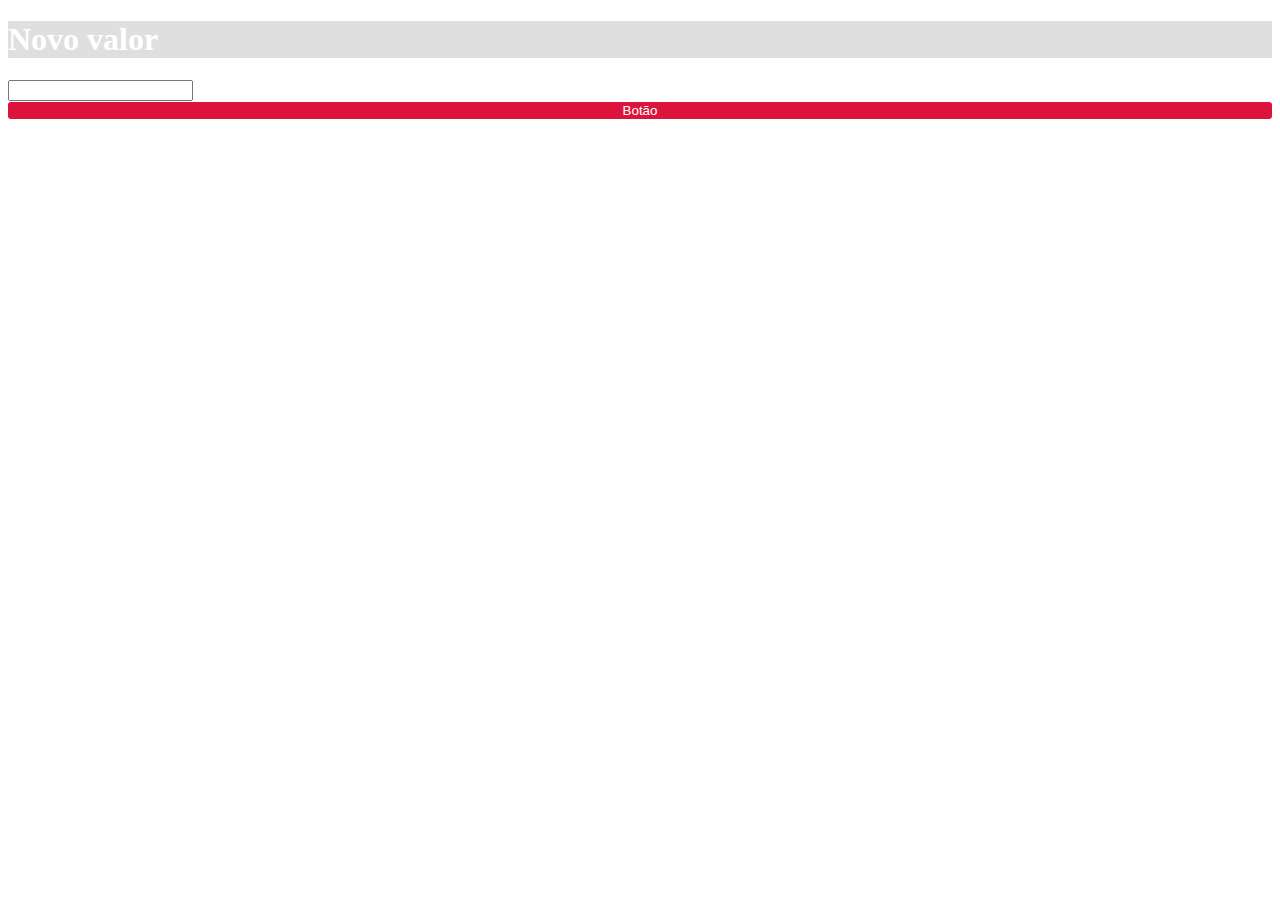
<file: exemplo-05/index.html>
<!DOCTYPE html>
<html lang="pt-BR">
<head>
    <meta charset="UTF-8">
    <meta name="viewport" content="width=device-width, initial-scale=1.0">
    <title>Exemplo-05</title>
</head>
<body>
    <h1 >Nicolas Theodoro</h1>

    <input type="text">

    <script src="./scripts/script.js"></script>
</body>
</html>
</file>
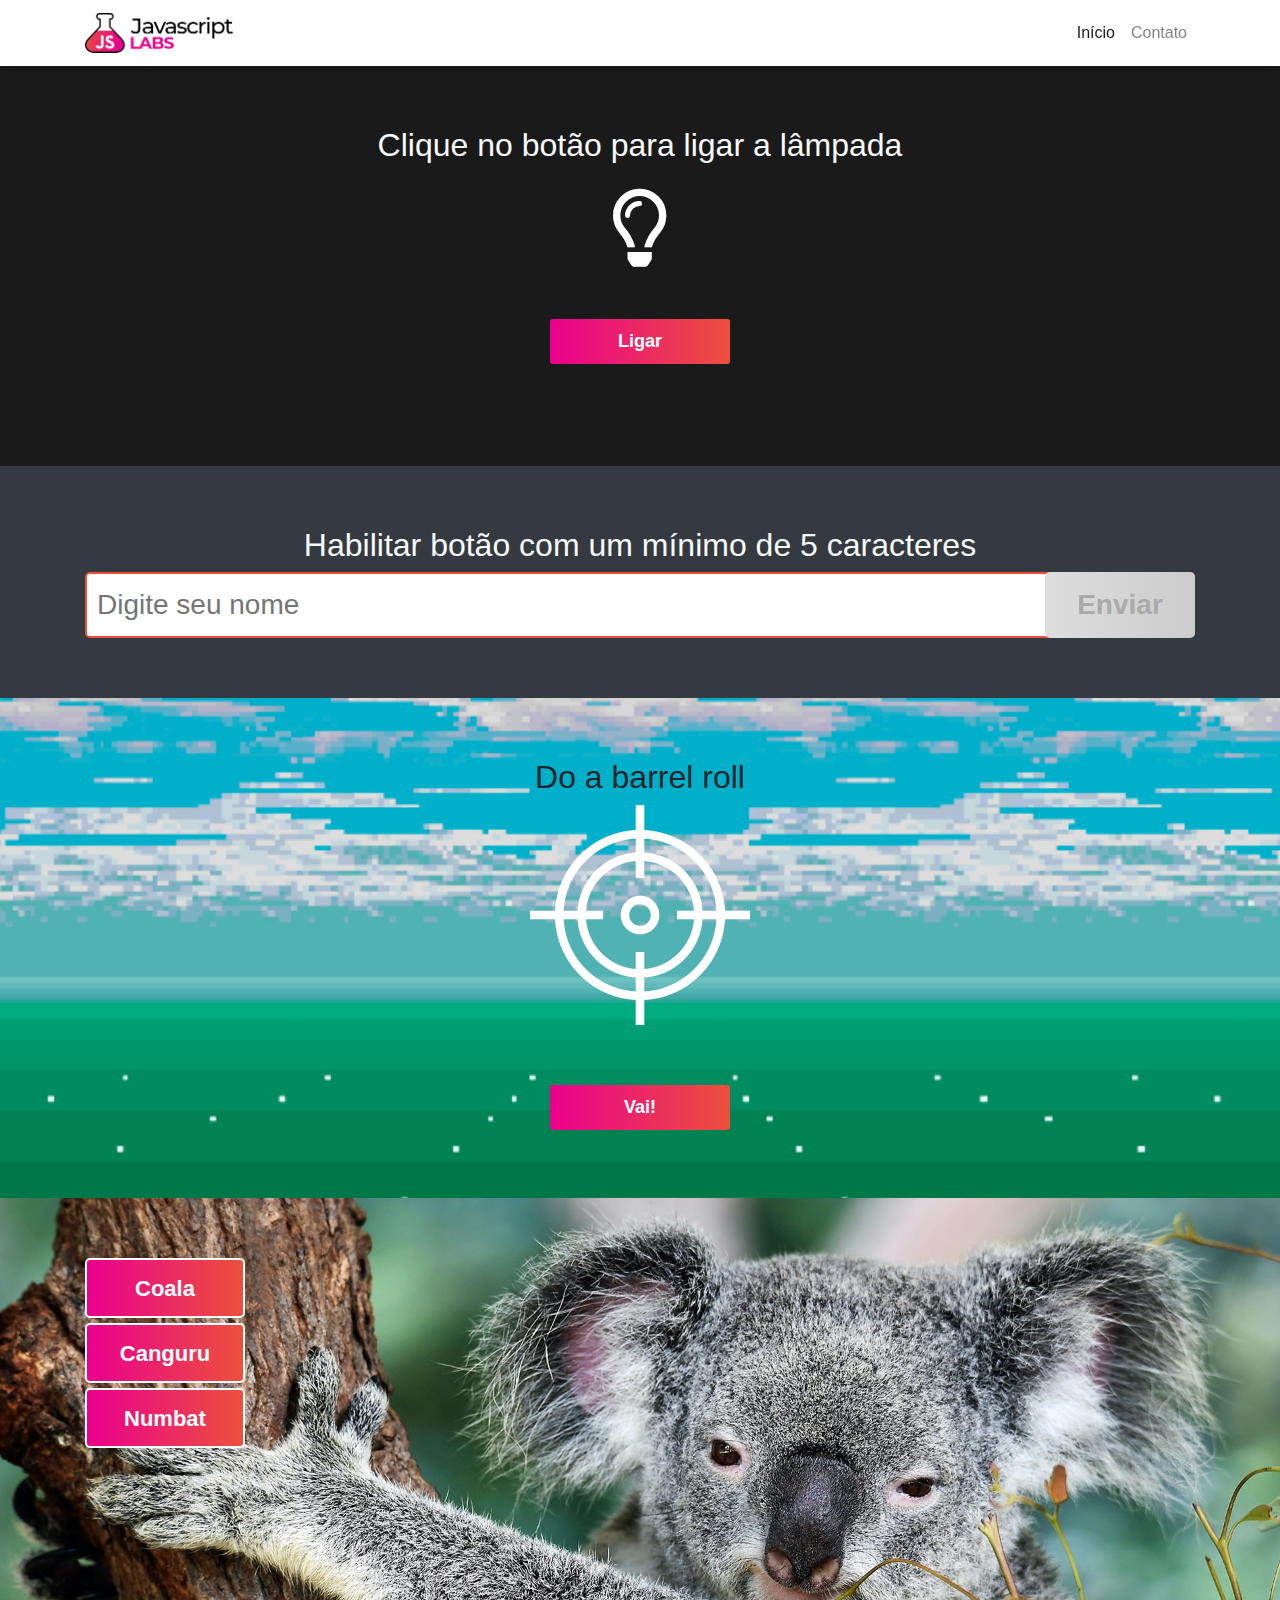
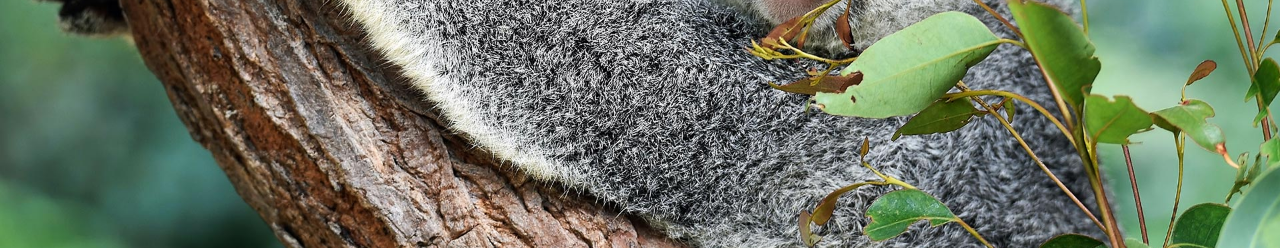
<file: exemplo-06/index.html>
<!DOCTYPE html>
<html lang="pt-br">
  <head>
    <meta charset="UTF-8" />
    <meta name="viewport" content="width=device-width, initial-scale=1.0" />
    <title>Praticando JS</title>

    <link rel="icon" href="img/js-icone.png" />

    <link rel="stylesheet" href="css/bootstrap.min.css" />
    <link rel="stylesheet" href="css/all.min.css" />
    <link rel="stylesheet" href="css/custom.css" />
  </head>
  <body>
    <!-- Cabeçalho -->
    <header class="cabecalho position-fixed fixed-top" id="cabecalho">
      <nav class="navbar navbar-expand-lg navbar-light">
        <div class="container">
          <!-- Logo -->
          <a class="navbar-brand" href="index.html"
            ><img src="img/logo-js.png" alt="Logotipo Iceland"
          /></a>

          <!-- Botão hamburguer -->
          <button
            class="navbar-toggler bg-light"
            type="button"
            data-toggle="collapse"
            data-target="#navbarSupportedContent"
            aria-controls="navbarSupportedContent"
            aria-expanded="false"
            aria-label="Toggle navigation"
          >
            <span class="navbar-toggler-icon"></span>
          </button>

          <!-- Menu -->
          <div
            class="collapse navbar-collapse justify-content-end"
            id="navbarSupportedContent"
          >
            <ul class="navbar-nav">
              <li class="nav-item active">
                <a class="nav-link" href="index.html"
                  >Início <span class="sr-only">(current)</span></a
                >
              </li>
              <li class="nav-item">
                <a class="nav-link" href="contato.html">Contato</a>
              </li>
            </ul>
          </div>
        </div>
      </nav>
    </header>
    <div class="cabecalho-container"></div>

    <!-- Ligar/Desligar Luz -->
    <div class="modulo ligar-desligar">
      <div class="container">
        <!-- Título -->
        <div class="row">
          <div class="col-12">
            <div class="titulo-modulo">
              <h2 class="text-center text-light">
                Clique no botão para ligar a lâmpada
              </h2>
            </div>
          </div>
        </div>

        <div class="ligar-desligar-container">
          <div class="ligar-desligar-icone">
            <i class="far fa-lightbulb"></i>
          </div>
          <button id="botao-alternador" class="botao gradiente-padrao">
            Ligar
          </button>
        </div>
      </div>
    </div>

    <div class="clearfix"></div>

    <!-- Formulario com validação para ativar botão -->
    <div class="modulo bg-dark">
      <div class="container">
        <!-- Título -->
        <div class="row">
          <div class="col-12">
            <div class="titulo-modulo">
              <h2 class="text-center text-light">
                Habilitar botão com um mínimo de 5 caracteres
              </h2>
            </div>
          </div>
        </div>

        <div class="row">
          <div class="col-12">
            <form id="envia_email" method="POST">
              <div class="form-container">
                <input
                  type="text"
                  name="form-nome"
                  id="form-nome"
                  class="form-inteiro"
                  placeholder="Digite seu nome"
                />
                <button
                  type="submit"
                  class="form-nome-botao gradiente-padrao desabilitado"
                  id="botao-enviar"
                  disabled
                >
                  Enviar
                </button>
              </div>
            </form>
          </div>
        </div>
      </div>
    </div>

    <div class="clearfix"></div>

    <!-- Girar tela inteira ao clicar no botão (Como no easter egg do Google) -->
    <div class="modulo barrel-roll">
      <div class="container">
        <!-- Título -->
        <div class="row">
          <div class="col-12">
            <div class="titulo-modulo">
              <h2 class="text-center">Do a barrel roll</h2>
            </div>
          </div>
        </div>

        <div class="ligar-desligar-container">
          <img src="img/icone_mira.png" alt="Alvo" />
          <div class="clearfix"></div>
          <button
            id="botao-girar"
            class="botao botao-centralizado gradiente-padrao"
          >
            Vai!
          </button>
        </div>
      </div>
    </div>

    <!-- Alterar imagem ao passar o cursor -->
    <div class="modulo modulo-fundo-imagens" id="fundo-imagens">
      <div class="container">
        <div class="row">
          <div class="col-12">
            <div class="botoes-imagens">
              <button
                class="botao-fundo-imagem gradiente-padrao"
                onmouseover="trocaFundo('imagem-coala.jpg')"
                id="botao-coala"
              >
                Coala
              </button>
              <button
                class="botao-fundo-imagem gradiente-padrao"
                onmouseover="trocaFundo('imagem-canguru.jpg')"
                id="botao-canguru"
              >
                Canguru
              </button>
              <button
                class="botao-fundo-imagem gradiente-padrao"
                onmouseover="trocaFundo('imagem-numbat.jpg')"
                id="botao-numbat"
              >
                Numbat
              </button>
            </div>
          </div>
        </div>
      </div>
    </div>

    <!-- Scripts -->
    <script src="js/jquery-3.5.1.min.js"></script>
    <script src="js/bootstrap.min.js"></script>
    <script src="js/custom.js"></script>
  </body>
</html>
</file>
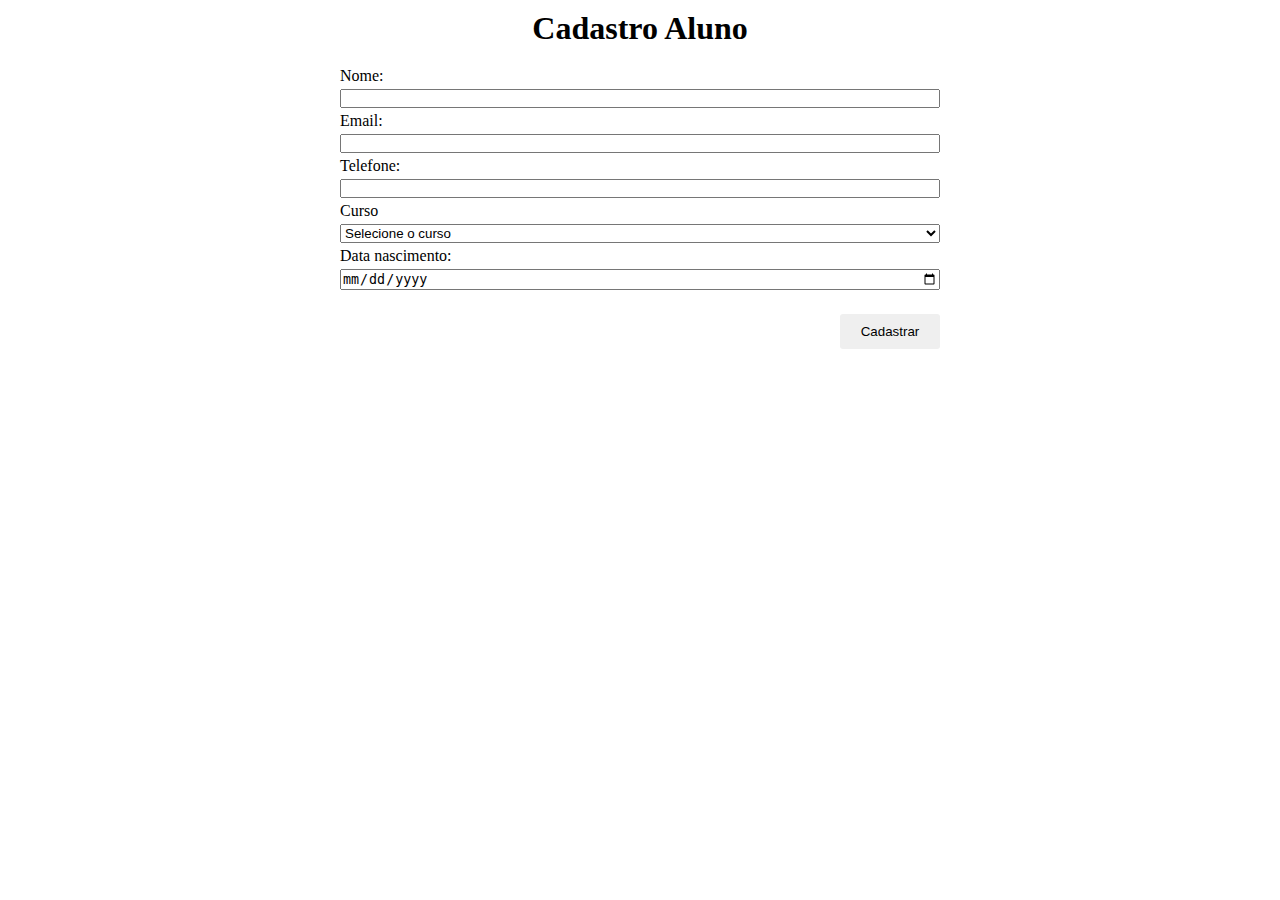
<file: exemplo-08/index.html>
<!DOCTYPE html>
<html lang="en">
  <head>
    <meta charset="UTF-8" />
    <meta name="viewport" content="width=device-width, initial-scale=1.0" />
    <title>Document</title>
    <link rel="stylesheet" href="./styles/style.css" />
  </head>
  <body>
    <h1>Cadastro Aluno</h1>

    <form id="cadastro-aluno" action="">
      <label for="nome">Nome:</label>
      <input type="text" name="nome" id="nome" required />

      <label for="email">Email:</label>
      <input type="email" id="email" name="email" required />

      <label for="telefone"> Telefone:</label>
      <input type="tel" id="telefone" name="telefone" required />

      <label for="curso">Curso</label>
      <select name="" id="curso" name="curso" required>
        <option value="">Selecione o curso</option>
        <option value="logica">Lógica de Programação</option>
        <option value="bd">Banco de dados</option>
        <option value="poo">POO - Java</option>
      </select>

      <label for="idade">Data nascimento:</label>
      <input type="date" id="idade" name="idade" required />

      <input type="submit" value="Cadastrar" id="btn-cadastrar" />
    </form>

    <script src="./scripts/script.js"></script>
  </body>
</html>
</file>
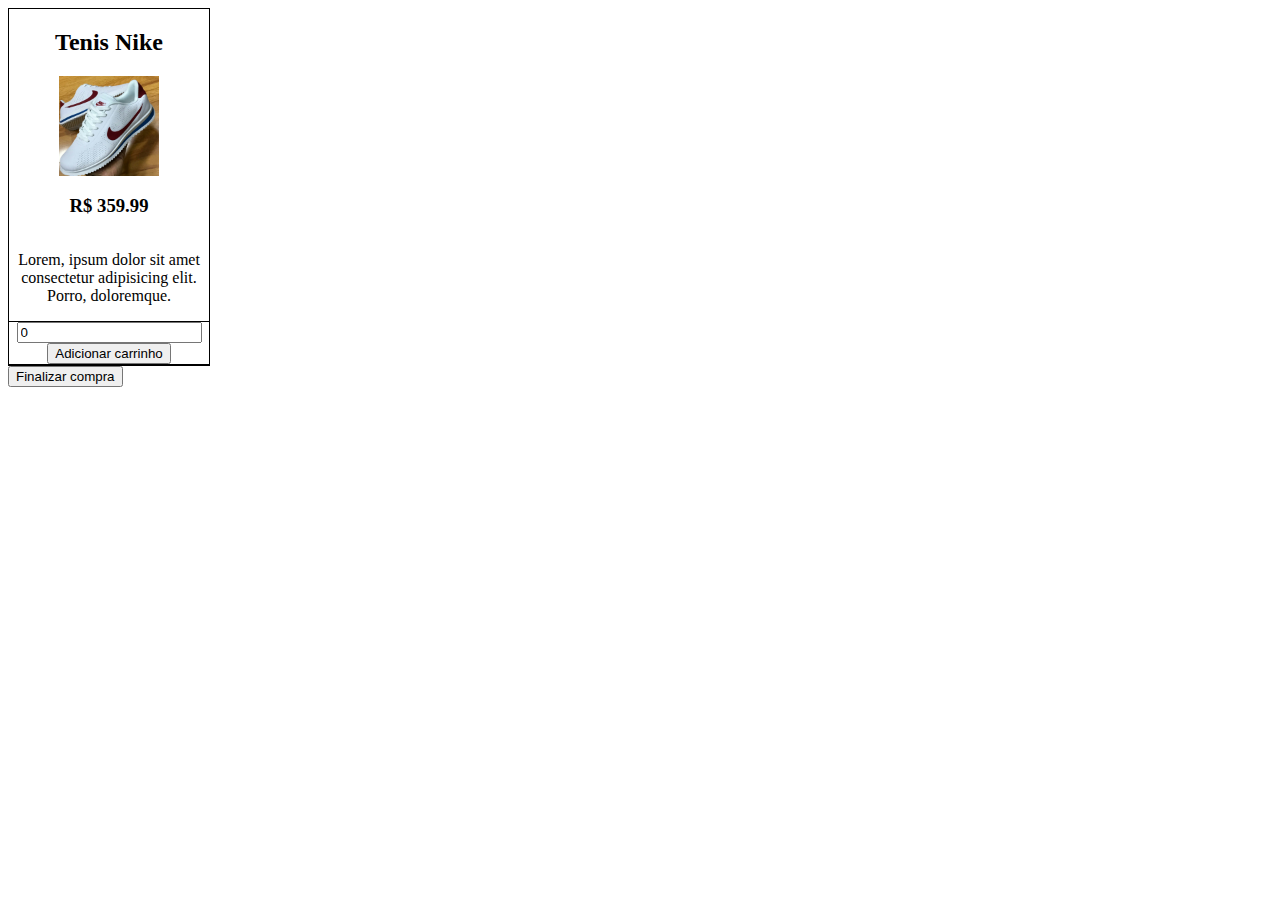
<file: exemplo-salvar-storage/index.html>
<!DOCTYPE html>
<html lang="pt-Br">
  <head>
    <meta charset="UTF-8" />
    <meta name="viewport" content="width=device-width, initial-scale=1.0" />
    <title>Exemplo de uso da storage</title>
    <style>
      div {
        border: 1px solid;
        width: 200px;
        display: flex;
        flex-direction: column;
        justify-content: center;
        align-items: center;
      }
      img {
        width: 100px;
      }
      div p {
        text-align: center;
      }
    </style>
  </head>
  <body>
    <div>
      <h2>Tenis Nike</h2>
      <img src="./assets/tenis-nike.jpg" alt="" />
      <h3>R$ <span id="valorTenisNike">359.99<span></h3>
      <p>
        Lorem, ipsum dolor sit amet consectetur adipisicing elit. Porro,
        doloremque.
      </p>
      <div id="containerQtd">
        <input type="number" value="0" />
        <button>Adicionar carrinho</button>
      </div>


    </div>

    <script src="./scripts/script.js"></script>
    <script src="./scripts/storage.js"></script>

    <button id="finalizarCompra">Finalizar compra</button>
  </body>
</html>
</file>
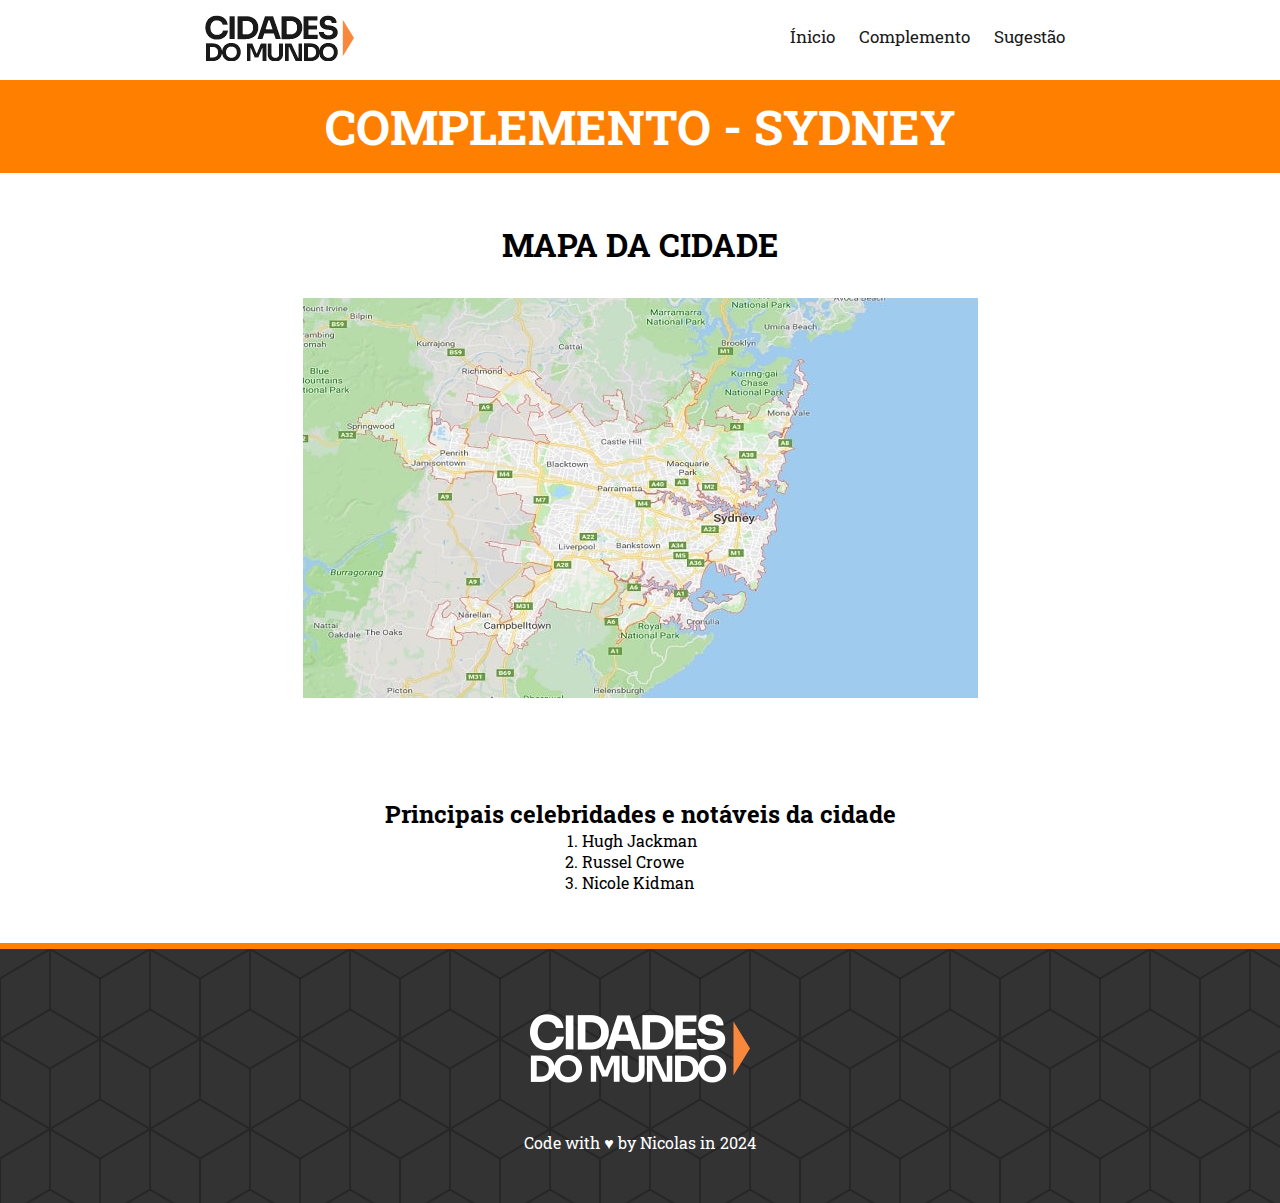
<file: cidade-mundo/complemento.html>
<!DOCTYPE html>
<html lang="pt-BR">
  <head>
    <meta charset="UTF-8" />
    <meta name="viewport" content="width=device-width, initial-scale=1.0" />
    <title>Complemento - Sydney</title>
    <link rel="preconnect" href="https://fonts.googleapis.com" />
    <link rel="preconnect" href="https://fonts.gstatic.com" crossorigin />
    <link
      href="https://fonts.googleapis.com/css2?family=Roboto+Slab:wght@100..900&display=swap"
      rel="stylesheet"
    />
    <link rel="stylesheet" href="style.css" />
  </head>
  <body>
    <header class="cabecalho">
      <div class="container">
        <div class="logo">
          <img src="./assets/logo-cidades.png" alt="Logotipo Cidades" />
        </div>

        <nav class="menu">
          <ul>
            <li><a href="./landing-page.html">Ínicio</a></li>
            <li><a href="./complemento.html">Complemento</a></li>
            <li><a href="">Sugestão</a></li>
          </ul>
        </nav>
      </div>
    </header>

    <main>
      <div class="titulo">
        <h1>Complemento - Sydney</h1>
      </div>

      <div class="modulo mapa">
        <h2 class="subtitulo">Mapa da cidade</h2>
        <img src="./assets/sydney-mapa.jpg" alt="" />
      </div>

      <div class="modulo notaveis">
        <h2 class="sutitulo">Principais celebridades e notáveis da cidade</h2>
        <ol>
          <li>Hugh Jackman</li>
          <li>Russel Crowe</li>
          <li>Nicole Kidman</li>
        </ol>
      </div>
    </main>

    <footer class="rodape">
      <div class="container">
        <div class="logo">
          <img src="./assets/logo-cidades-rodape.png" alt="Logo do rodapé" />
        </div>
      </div>

      <div class="creditos">
        <p>Code with &#9829; by Nicolas in 2024</p>
      </div>
    </footer>
  </body>
</html>
</file>
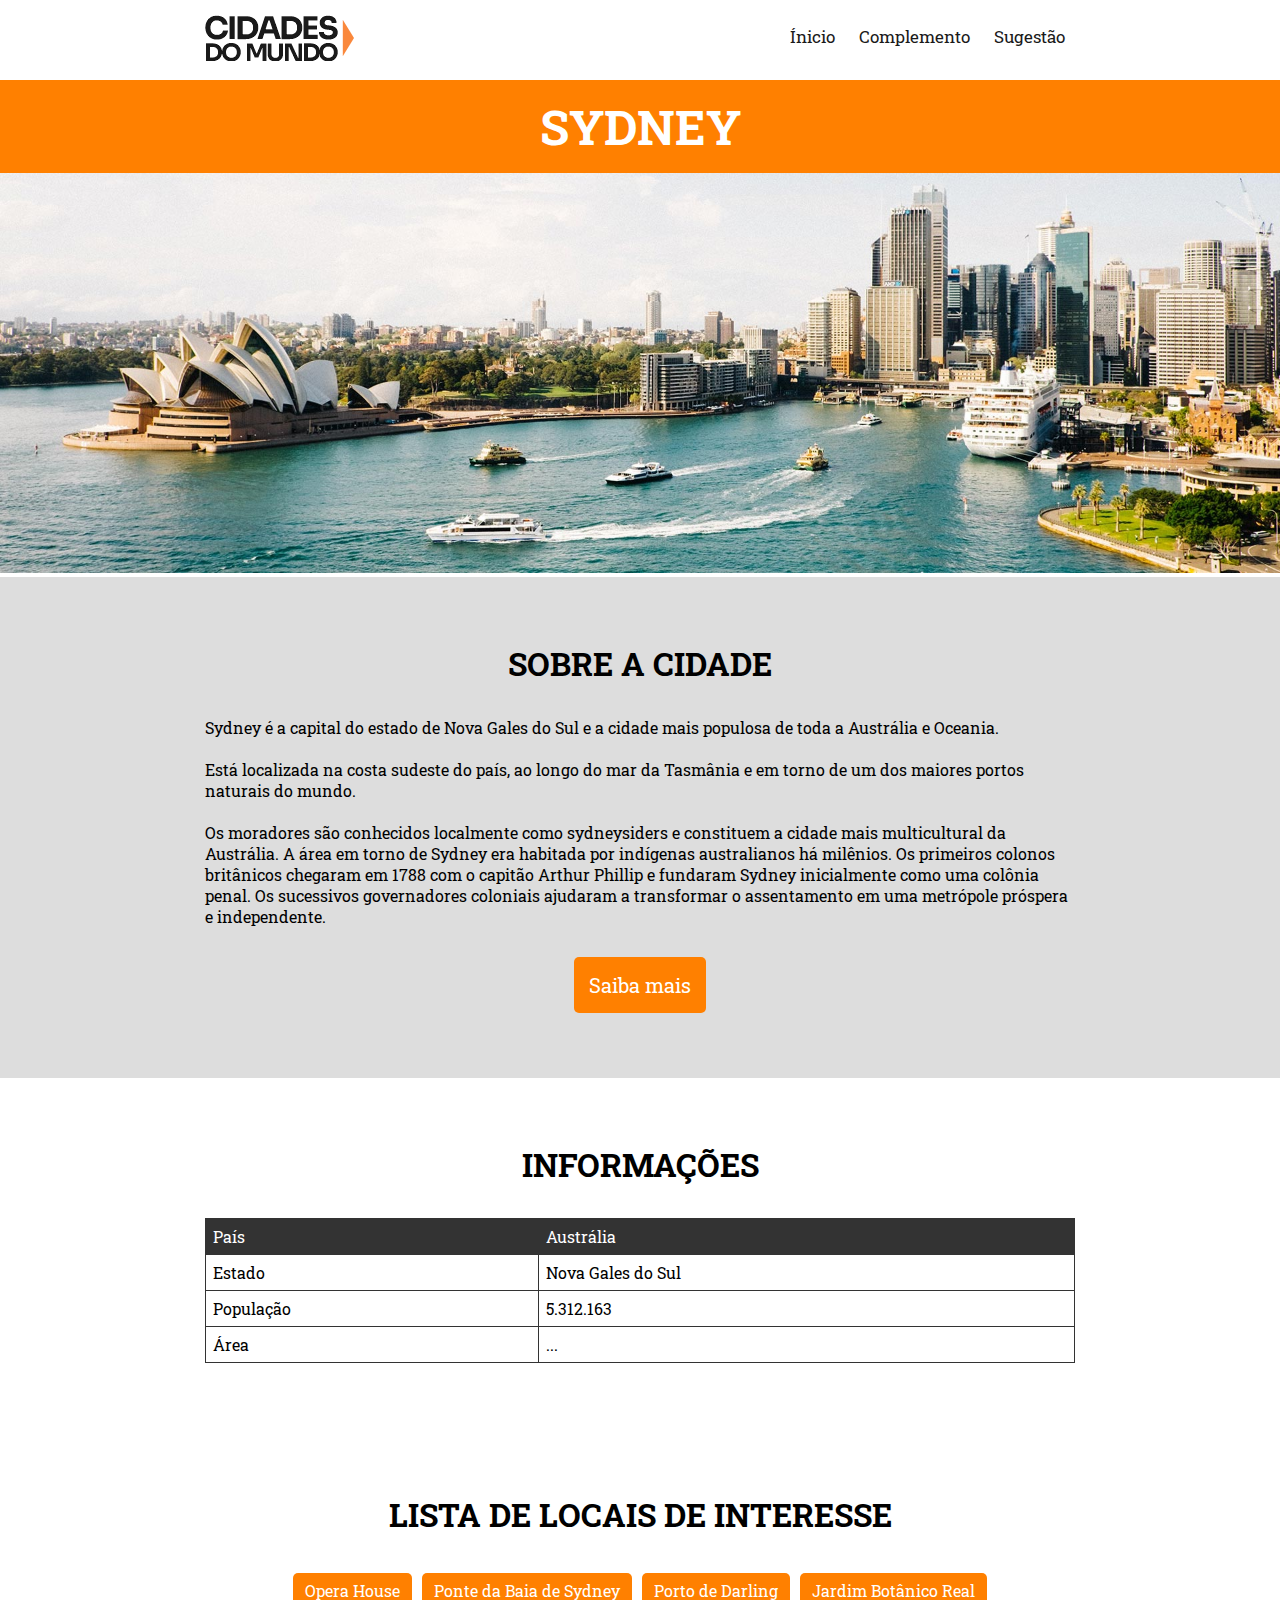
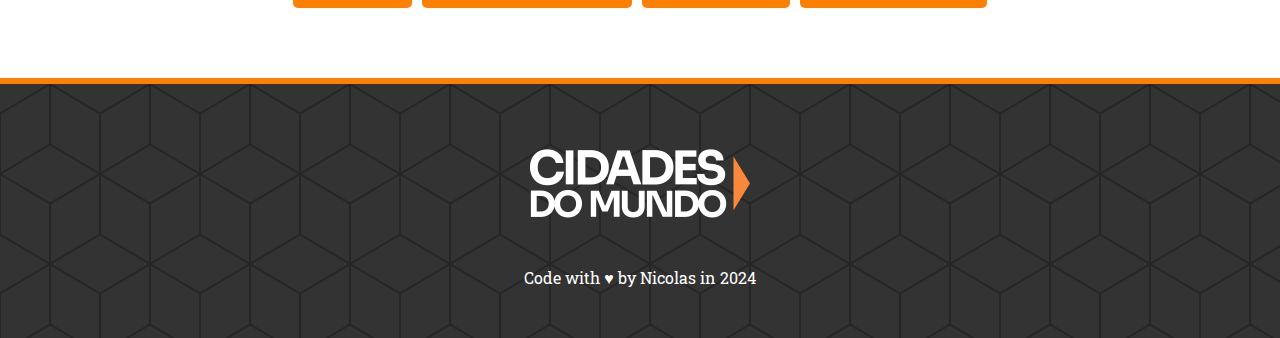
<file: cidade-mundo/landing-page.html>
<!DOCTYPE html>
<html lang="pt-BR">
  <head>
    <meta charset="UTF-8" />
    <meta name="viewport" content="width=device-width, initial-scale=1.0" />
    <link rel="preconnect" href="https://fonts.googleapis.com" />
    <link rel="preconnect" href="https://fonts.gstatic.com" crossorigin />
    <link
      href="https://fonts.googleapis.com/css2?family=Roboto+Slab:wght@100..900&display=swap"
      rel="stylesheet"
    />

    <title>Sydney</title>
    <link rel="stylesheet" href="style.css" />
  </head>
  <body>
    <header class="cabecalho">
      <div class="container">
        <div class="logo">
          <img src="./assets/logo-cidades.png" alt="Logotipo Cidades" />
        </div>

        <nav class="menu">
          <ul>
            <li><a href="./landing-page.html">Ínicio</a></li>
            <li><a href="./complemento.html">Complemento</a></li>
            <li><a href="">Sugestão</a></li>
          </ul>
        </nav>
      </div>
    </header>

    <main>
      <div class="titulo">
        <h1>Sydney</h1>
      </div>

      <div class="container-imagem">
        <img
          src="./assets/sydney.jpg"
          width="100%"
          alt="Imagem panorâmica de Sydney"
        />
      </div>

      <div class="modulo sobre">
        <div class="container">
          <h2 class="subtitulo">Sobre a cidade</h2>
          <p>
            Sydney é a capital do estado de Nova Gales do Sul e a cidade mais
            populosa de toda a Austrália e Oceania.<br /><br />
            Está localizada na costa sudeste do país, ao longo do mar da
            Tasmânia e em torno de um dos maiores portos naturais do mundo.<br /><br />
            Os moradores são conhecidos localmente como sydneysiders e
            constituem a cidade mais multicultural da Austrália. A área em torno
            de Sydney era habitada por indígenas australianos há milênios. Os
            primeiros colonos britânicos chegaram em 1788 com o capitão Arthur
            Phillip e fundaram Sydney inicialmente como uma colônia penal. Os
            sucessivos governadores coloniais ajudaram a transformar o
            assentamento em uma metrópole próspera e independente.
          </p>

          <div class="container-btn">
            <button class="btn-saiba-mais">
              <a href="https://pt.wikipedia.org/wiki/Sydney"> Saiba mais </a>
            </button>
          </div>
        </div>
      </div>

      <div class="modulo">
        <div class="container">
          <h2 class="subtitulo">Informações</h2>

          <table class="tabela">
            <thead>
              <tr>
                <td>País</td>
                <td>Austrália</td>
              </tr>
            </thead>
            <tbody>
              <tr>
                <td>Estado</td>
                <td>Nova Gales do Sul</td>
              </tr>
              <tr>
                <td>População</td>
                <td>5.312.163</td>
              </tr>
              <tr>
                <td>Área</td>
                <td>...</td>
              </tr>
            </tbody>
          </table>
        </div>
      </div>

      <div class="modulo lista-locais">
        <div class="container">
          <h2 class="subtitulo">Lista de locais de interesse</h2>
          <ul>
            <li>Opera House</li>
            <li>Ponte da Baia de Sydney</li>
            <li>Porto de Darling</li>
            <li>Jardim Botânico Real</li>
          </ul>
        </div>
      </div>
    </main>

    <footer class="rodape">
      <div class="container">
        <div class="logo">
          <img src="./assets/logo-cidades-rodape.png" alt="Logo do rodapé" />
        </div>
      </div>

      <div class="creditos">
        <p>Code with &#9829; by Nicolas in 2024</p>
      </div>
    </footer>
  </body>
</html>
</file>
<file: exemplo-06/css/custom.css>
html,
body {
  height: auto;
  min-height: 100%;
}

.cabecalho {
  width: 100%;
  height: 66px;
  background-color: #fff;
  box-shadow: 0 0 15px rgba(0, 0, 0, 0.2);
  transition: all 150ms linear;
}
.cabecalho-container {
  width: 100%;
  height: 66px;
  position: relative;
  top: 0;
  left: 0;
}
.navbar-brand img {
  max-height: 40px;
}

.modulo {
  width: 100%;
  background-color: #fff;
  padding: 60px 0;
  position: relative;
}
.botao {
  width: 180px;
  height: 45px;
  border: 0;
  border-radius: 3px;
  font-weight: bold;
  font-size: 18px;
}
.gradiente-padrao {
  background-image: linear-gradient(to left, #ed503d, #ea008d);
  color: #fff;
}
.gradiente-padrao:hover {
  background-image: linear-gradient(to right, #ed503d, #ea008d);
}
.botao-centralizado {
  position: relative;
  left: 50%;
  transform: translateX(-50%);
}
.desabilitado,
.desabilitado:hover {
  background-image: linear-gradient(to left, #ccc, #ddd);
  color: #aaa;
}

/* Módulo ligar/desligar */
.ligar-desligar {
  width: 100%;
  height: 400px;
  background-color: #1a1a1a;
  position: relative;
  transition: all 150ms linear;
}
.ligar-desligar-container {
  position: relative;
  float: left;
  left: 50%;
  transform: translateX(-50%);
}
.ligar-desligar-icone {
  color: #fff;
  font-size: 78px;
  margin-bottom: 30px;
  text-align: center;
}

.luz-ligada {
  background-color: #ebd234;
  transition: all 150ms linear;
}

/* Módulo com formulário de um campo */
.form-container {
  position: relative;
}
.form-inteiro {
  width: 100%;
  background-color: #fff;
  border: 2px solid #ed503d;
  font-size: 28px;
  padding: 10px;
  border-radius: 5px;
}
.form-nome-botao {
  width: 150px;
  height: 100%;
  position: absolute;
  top: 0;
  right: 0;
  border: 0;
  font-size: 28px;
  font-weight: bold;
  border-radius: 5px;
}

/* Girar tela */
.barrel-roll {
  width: 100%;
  height: 500px;
  background-image: url(../img/fundo_star_fox.jpg);
  background-size: cover;
  background-position: center;
}
#botao-girar {
  margin-top: 60px;
}

/* Módulo de botões para alterar a imagem de fundo */
.modulo-fundo-imagens {
  min-height: 650px;
  background-image: url(../img/imagem-coala.jpg);
  background-repeat: no-repeat;
  background-position: center;
  background-size: cover;
  transition: all 150ms linear;
}
.botao-fundo-imagem {
  width: 160px;
  height: 60px;
  border: 2px solid #fff;
  border-radius: 5px;
  font-size: 22px;
  font-weight: bold;
  color: #fff;
  background-color: #343a40;
  display: table;
  margin-bottom: 5px;
}
</file>
<file: exemplo-08/styles/style.css>
* {
  padding: 0;
  margin: 0;
  box-sizing: border-box;
}

body {
  height: 100vh;
  padding: 10px;
  display: flex;
  flex-direction: column;
  align-items: center;
}

form {
  margin-top: 20px;
  display: flex;
  flex-direction: column;
  width: 100%;
  max-width: 600px;
  gap: 4px;
}

input, select {
  width: 100%;
}

input[type="submit"] {
  width: 100px;
  margin-top: 20px;
  align-self: flex-end;
  border: none;
  padding: 10px;
  border-radius: 3px;
  cursor: pointer;
  transition: all 0.3s;
}

input[type="submit"]:hover {
    filter: brightness(0.8);
}


@media (max-width: 576px) {
    input[type="submit"] {
        width: 100%;
    }
}
</file>
<file: cidade-mundo/style.css>
* {
  font-family: "Roboto Slab", serif;
  margin: 0;
  padding: 0;
  box-sizing: border-box;
}

/*Cabeçalho*/
.cabecalho .container {
  display: flex;
  justify-content: space-between;
}

.container {
  max-width: 900px;
  margin: auto;
  padding: 15px;
}

/* Menu */

.menu {
  margin-top: 10px;
}

.menu ul li {
  list-style: none;
  display: inline-block;
}

.menu ul li a {
  color: #1a1a1a;
  margin: 0 10px;
  text-decoration: none;
  font-size: 17px;
}

.menu ul li a:hover {
  color: #ff8000;
}

/*Título*/
main .titulo {
  width: 100%;
  background-color: #ff8000;
  padding: 15px;
}

main .titulo h1 {
  color: #fff;
  text-align: center;
  font-size: 48px;
  text-transform: uppercase;
}

.modulo {
  width: 100%;
  padding: 50px 0;
}

.sobre {
  background-color: #ddd;
}

.subtitulo {
  font-size: 32px;
  text-align: center;
  text-transform: uppercase;
  padding-bottom: 32px;
}

.container-btn {
  margin-top: 30px;
  display: flex;
  justify-content: center;
}

.btn-saiba-mais {
  background-color: #ff8000;
  padding: 15px;
  border: none;
  border-radius: 5px;
  transition: transform 0.3s;
}

.btn-saiba-mais:hover {
  transform: scale(1.2);
  filter: brightness(0.95);
}

.btn-saiba-mais a {
  text-align: center;
  text-decoration: none;
  color: #fff;
  font-size: 20px;
}

/*Tabela */

.tabela {
  width: 100%;
  border-collapse: collapse;
}

.tabela thead {
  background-color: #333;
  color: #fff;
}
.tabela td {
  border: 1px solid #333;
  padding: 7px;
}

/* Modulo locais de interesse*/
.lista-locais ul {
  display: flex;
  justify-content: center;
}

.lista-locais ul li {
  list-style: none;
  display: inline-block;
  color: #fff;
  background-color: #ff8000;
  padding: 7px 12px;
  margin: 5px;
  border-radius: 5px;
}

/* Modulo mapa*/
.mapa,
.notaveis {
  display: flex;
  flex-direction: column;
  justify-content: center;
  align-items: center;
}

.mapa img {
  max-width: 70%;
}

.rodape {
  width: 100%;

  padding: 50px 0;
  background-color: #333;
  background-image: url("./assets/padrao-fundo-rodape.png");
  border-top: 6px solid #ff8000;
  text-align: center;
  clear: both;
}

.rodape .logo {
  margin-bottom: 30px;
}

.rodape .creditos {
  color: #fff;
}
</file>
